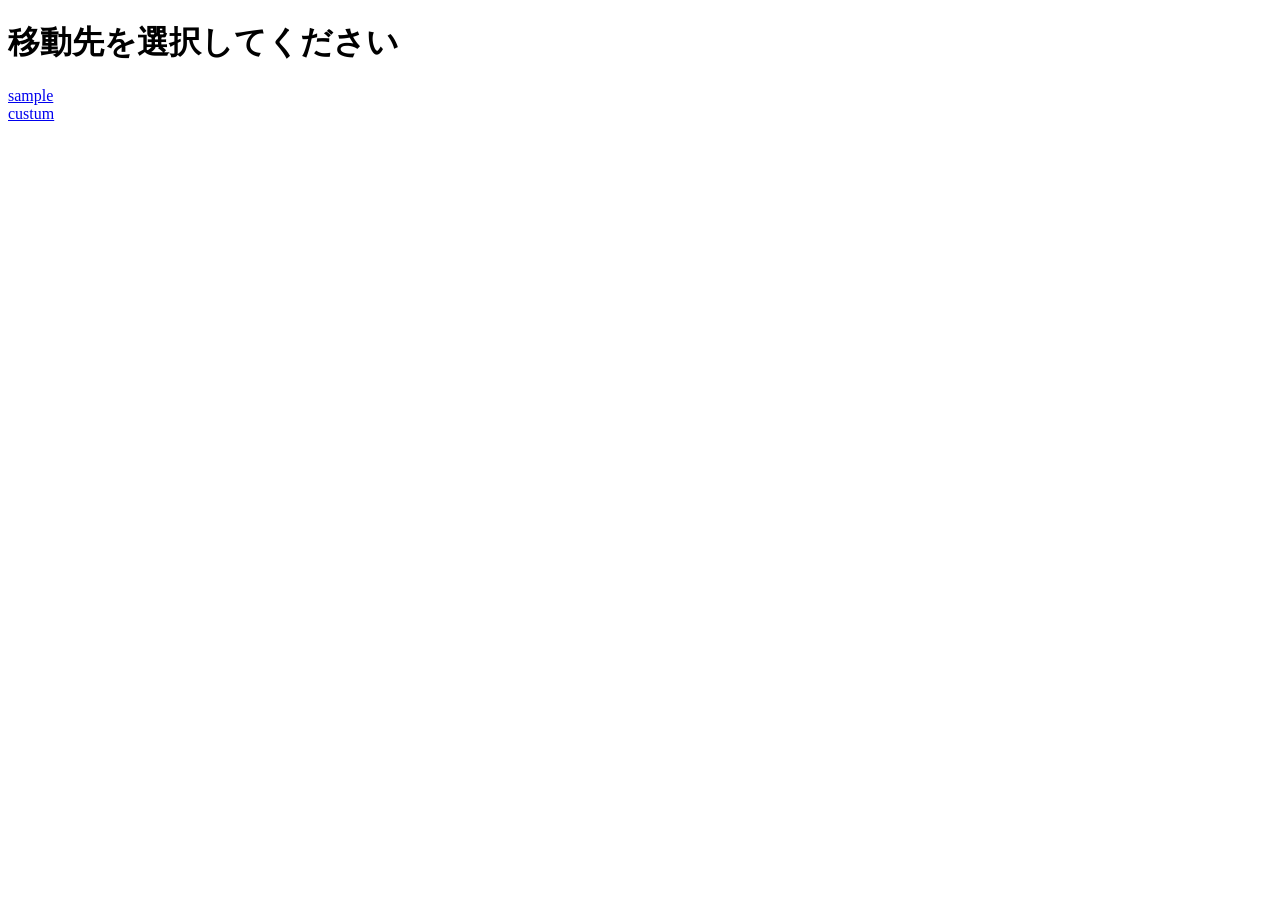
<file: index.html>
<!DOCTYPE html>
<html lang="ja">
<head>
  <meta charset="UTF-8">
  <title>選択ページ</title>
</head>
<body>
  <h1>移動先を選択してください</h1>

  <a href="2021127-hc/index.html">sample
  </a><br>
  <a href="custum/index.html">custum</a>
</body>
</html>
</file>
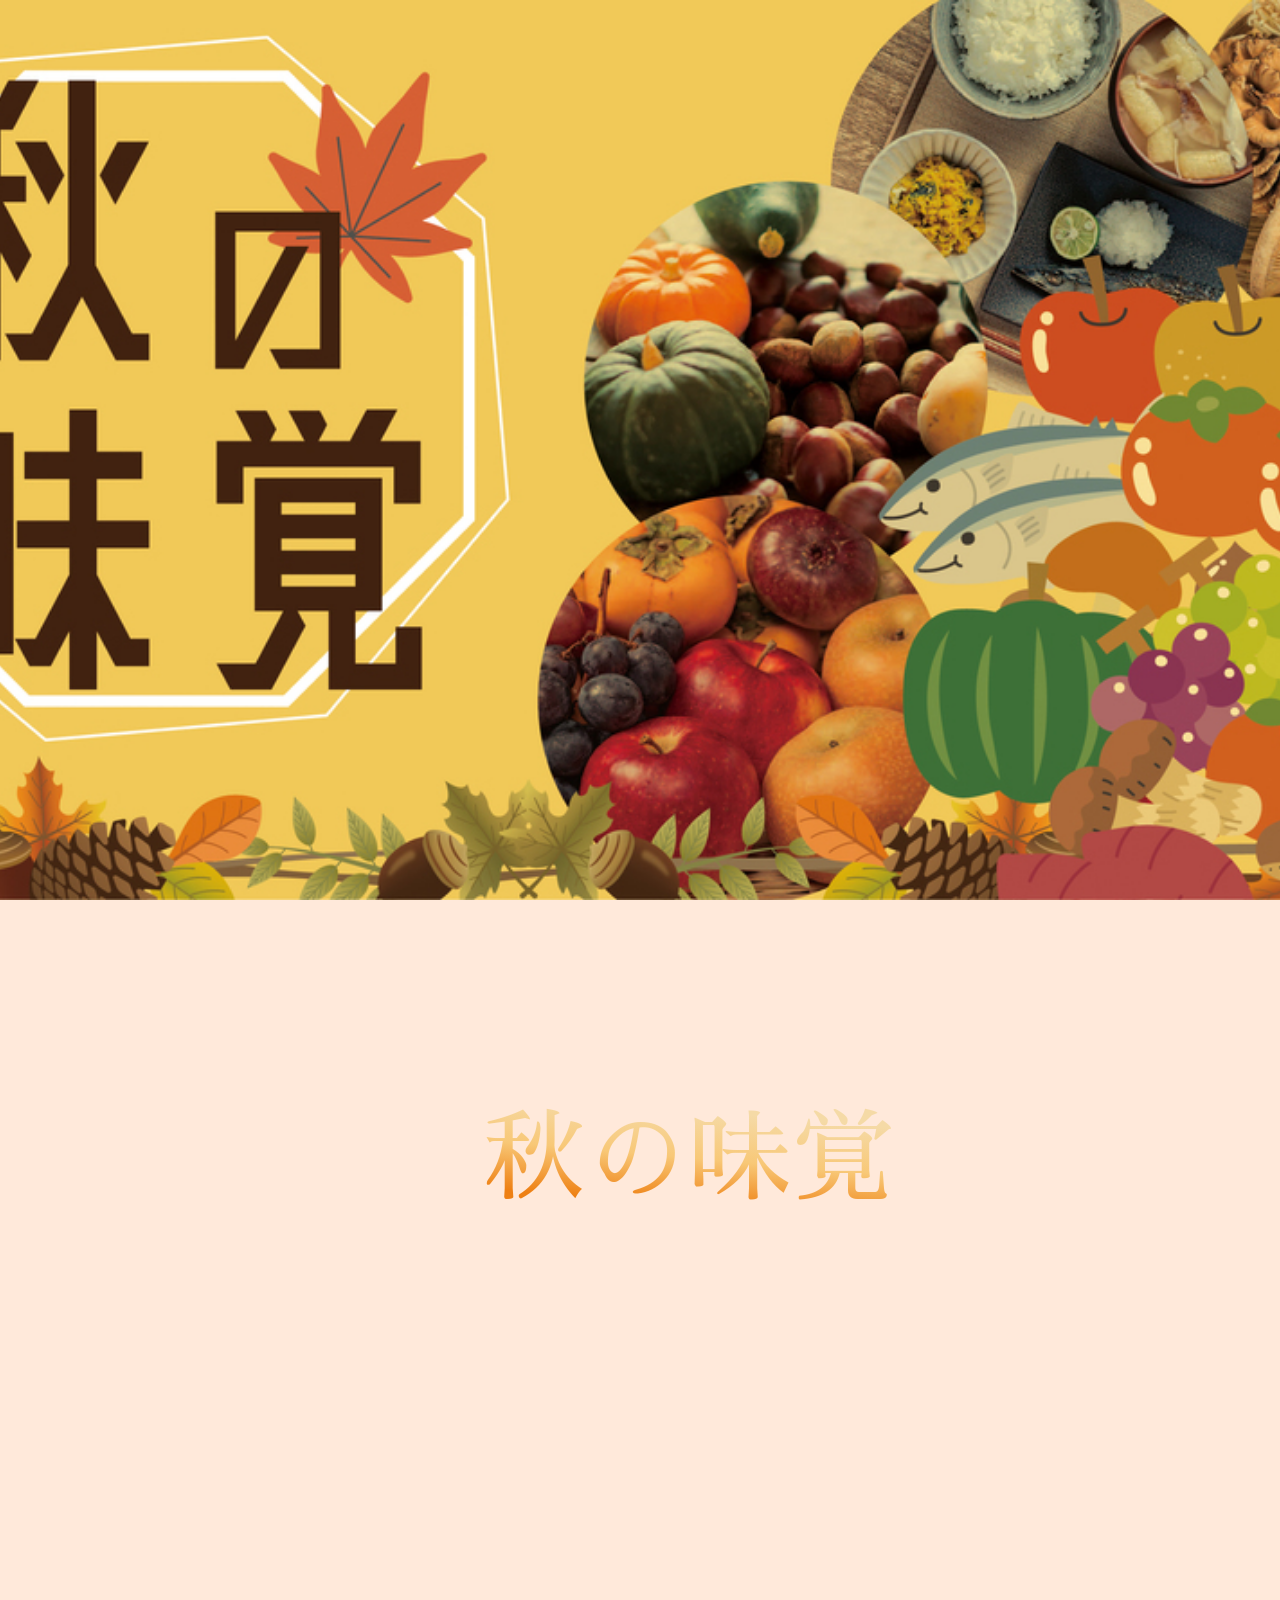
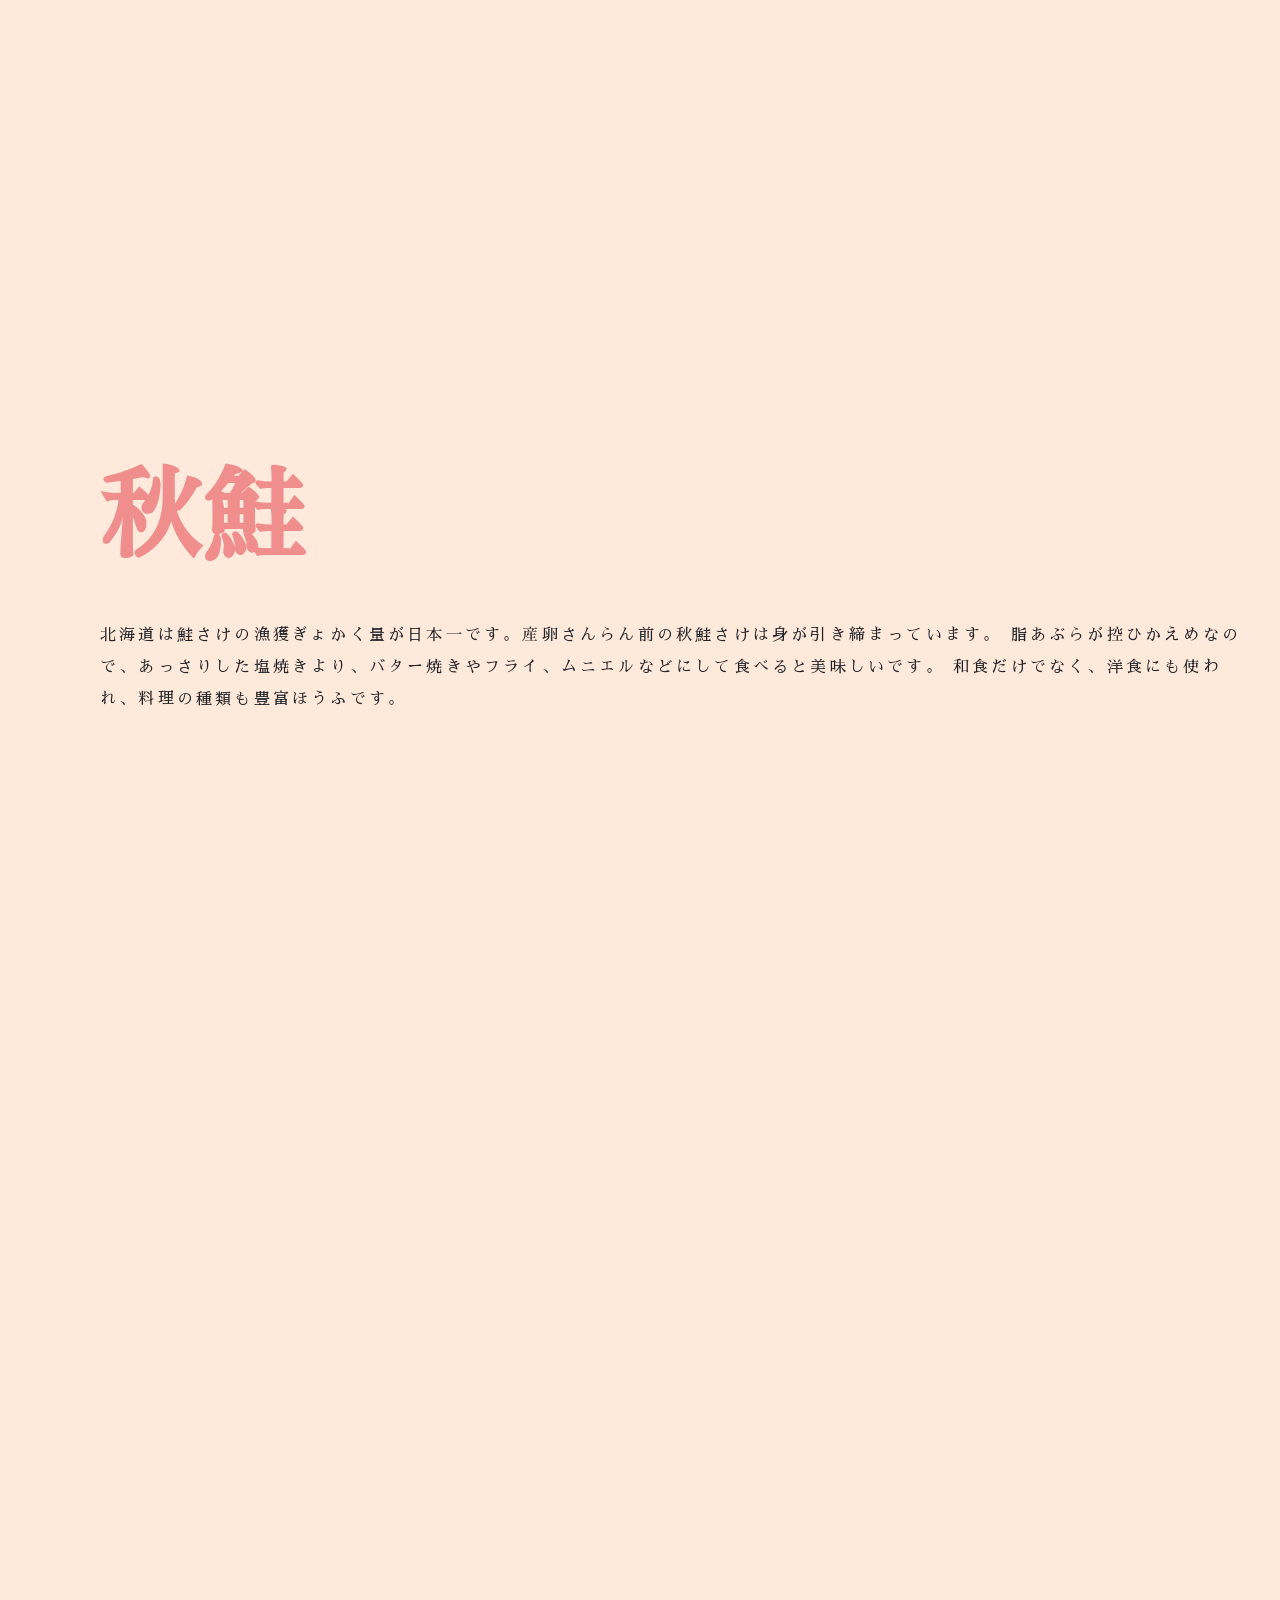
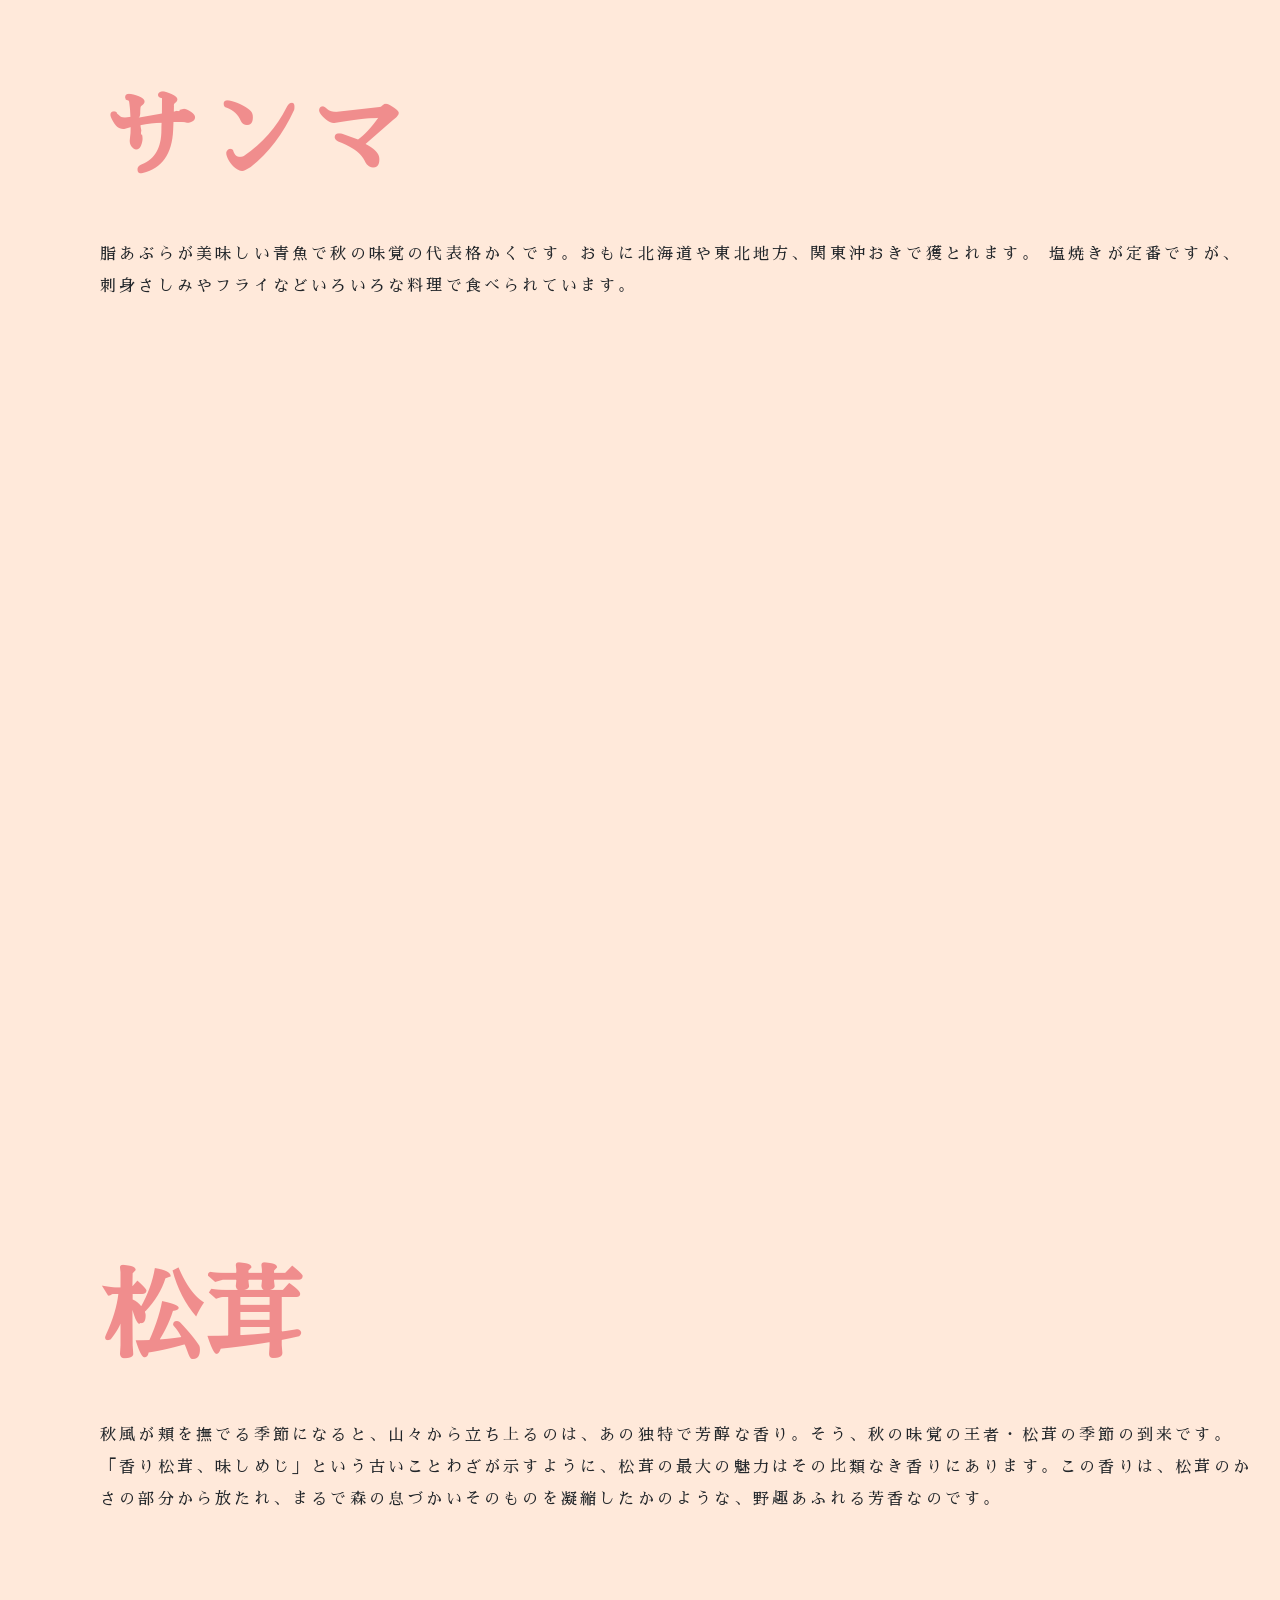
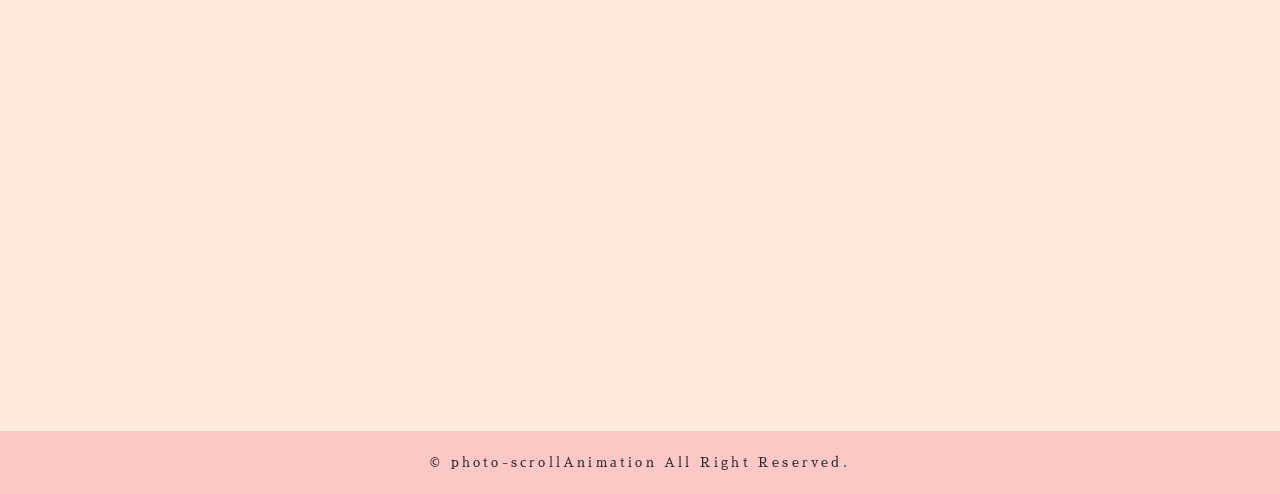
<file: custum/index.html>
<!DOCTYPE html>
<html lang="ja">
<head>
  <meta charset="UTF-8">
  <title>photo-scrollAnimation</title>
  <link rel="preconnect" href="https://fonts.gstatic.com">
<link rel="stylesheet" href="https://fonts.googleapis.com/css2?family=Sawarabi+Mincho&amp;family=Tangerine&amp;display=swap">
   
<link rel="stylesheet" href="https://unpkg.com/aos@2.3.1/dist/aos.css">
<script src="https://unpkg.com/aos@2.3.1/dist/aos.js"></script>
   
  <script src="https://code.jquery.com/jquery-3.5.1.min.js" integrity="sha256-9/aliU8dGd2tb6OSsuzixeV4y/faTqgFtohetphbbj0=" crossorigin="anonymous"></script>
   
	<link rel="stylesheet" href="css/style.css">
</head>

<body>
  <main>
    <section class="bg" id="main-visual">
      <div class="inner">
        

       
         
      </div>
    </section>

    <section class="bg right">
      <div class="inner">
        <p class="profile">
        秋の味覚
        </p>
      </div>

      <img src="images/qykqyyz8nqm.jpeg" alt="" data-aos="fade">
      <div class="inner">
        <h2>秋鮭</h2>
      <p>
 北海道は鮭さけの漁獲ぎょかく量が日本一です。産卵さんらん前の秋鮭さけは身が引き締まっています。
脂あぶらが控ひかえめなので、あっさりした塩焼きより、バター焼きやフライ、ムニエルなどにして食べると美味しいです。
和食だけでなく、洋食にも使われ、料理の種類も豊富ほうふです。
</p>
      </div>
    </section>

    <section class="bg left"><img src="images/706029.webp" alt="" data-aos="fade">
      <div class="inner">
        <h2>サンマ</h2>
       <p>
 脂あぶらが美味しい青魚で秋の味覚の代表格かくです。おもに北海道や東北地方、関東沖おきで獲とれます。
塩焼きが定番ですが、刺身さしみやフライなどいろいろな料理で食べられています。
</p>
      </div>
    </section>

    <section class="bg right"><img src="images/K9210045-1024x767.jpg" alt="" data-aos="fade">
      <div class="inner">
        <h2>松茸</h2>
       <p>
 
秋風が頬を撫でる季節になると、山々から立ち上るのは、あの独特で芳醇な香り。そう、秋の味覚の王者・松茸の季節の到来です。「香り松茸、味しめじ」という古いことわざが示すように、松茸の最大の魅力はその比類なき香りにあります。この香りは、松茸のかさの部分から放たれ、まるで森の息づかいそのものを凝縮したかのような、野趣あふれる芳香なのです。
</p>
      </div>

      <a class="slide-in" href="#リンク - 青空文庫" target="_blank">
        秋の味覚一覧
        <span class="more">こちら</span>
        <img src="images/main.jpg" alt="芥川龍之介">
      </a>
    </section>
  </main>

  <footer>
    <small>&copy; photo-scrollAnimation All Right Reserved.</small>
  </footer>

  
  <script>
    /*** AOS.js ***/
// 【アニメーション】フェードイン
AOS.init({
  offset: 0,      // アニメーションの距離（px）
  duration: 2000,    // 実行秒数（ミリ秒）
  easing: 'ease-in',   // イージング（緩急）
  delay: 400,        // 遅延秒数（ミリ秒）
  once: false,      // 1回だけかどうか
  anchorPlacement: 'bottom-top',  // 発火位置指定
});


/*** jQuery ***/
// 【アニメーション】スライドイン
$(window).on('load', function () {
  var $slideIn = $('.slide-in'),
      slideInOffsetTop = $slideIn.offset().top
      windowH = $(window).height();
  
  $(window).on('scroll', function () {
    // 総スクロール量 > .slide-in - ウィンドウサイズ
    // => .slide-inが表示領域に入ったら.showを追加、領域外では削除
    if ($(this).scrollTop() > slideInOffsetTop - windowH) {
      $slideIn.addClass('show');
    } else {
      $slideIn.removeClass('show');
    }
  });
});
  </script>
</body>
</html>
</file>
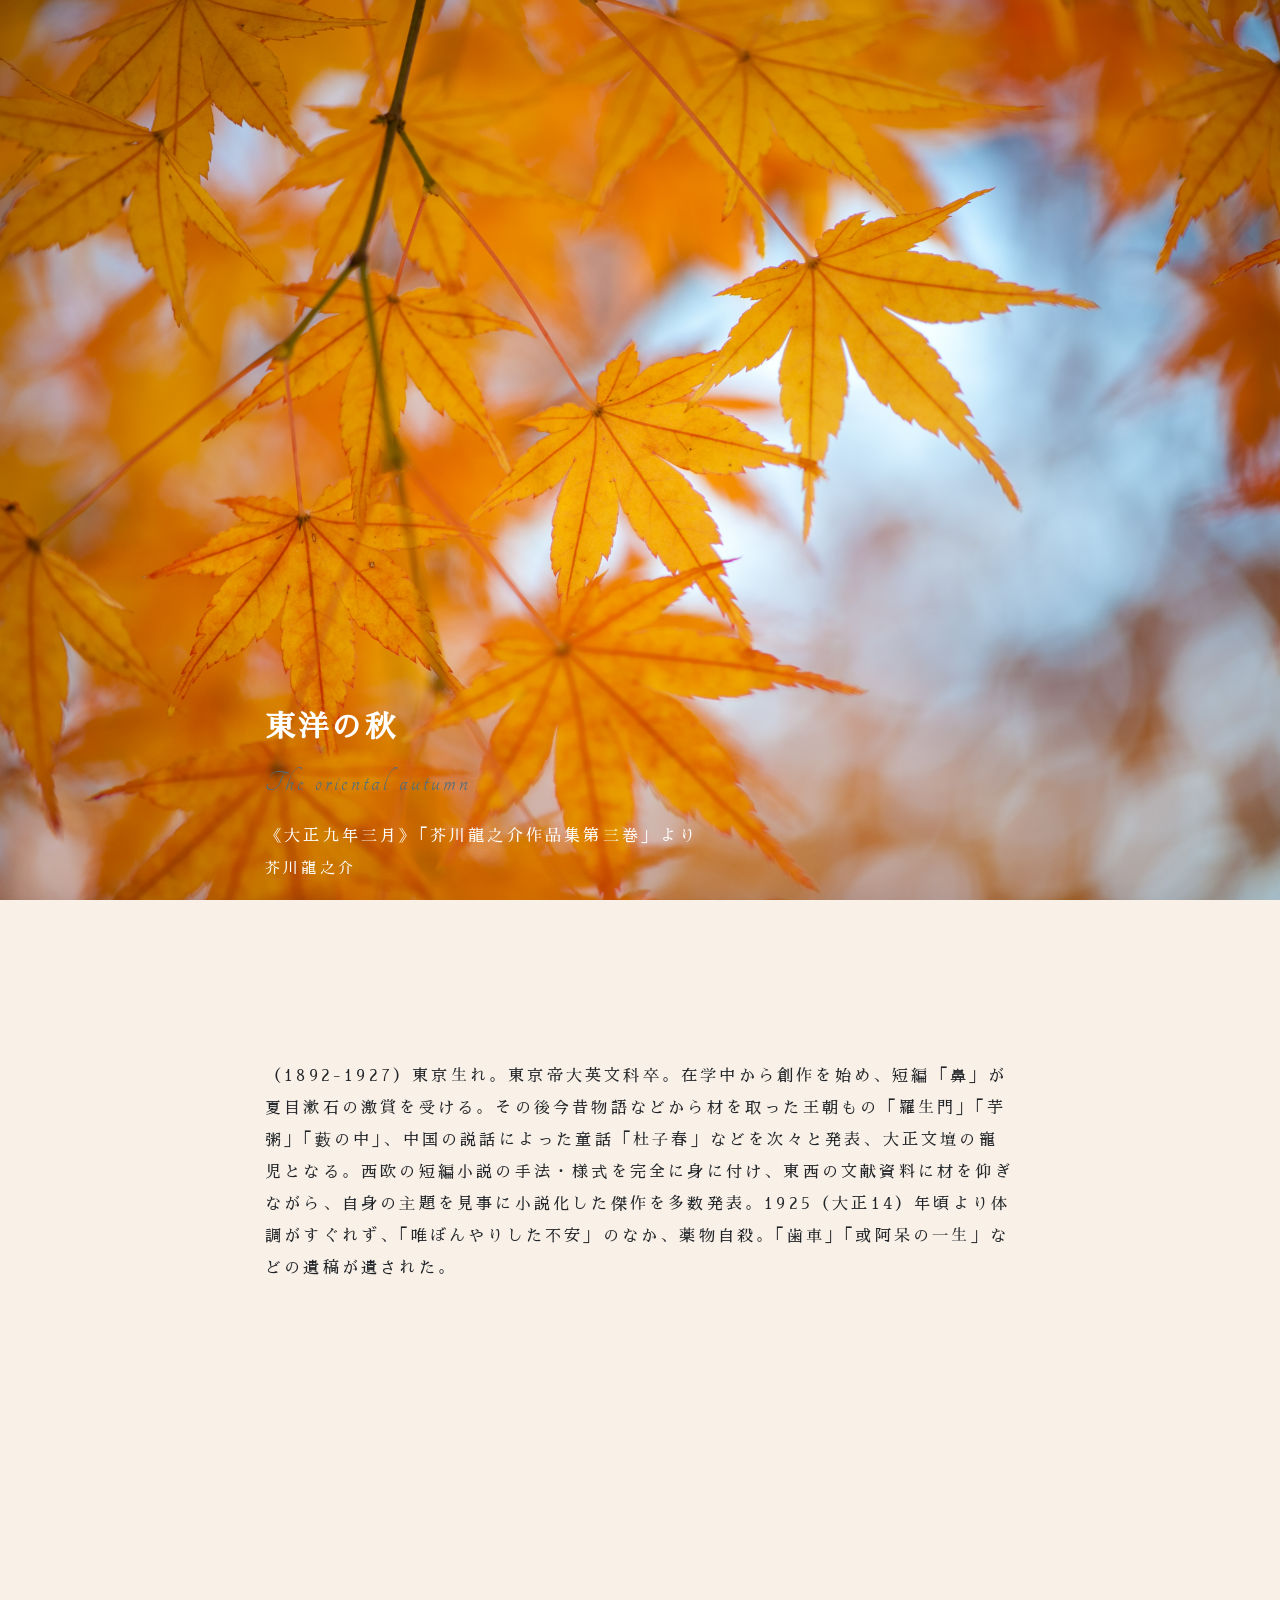
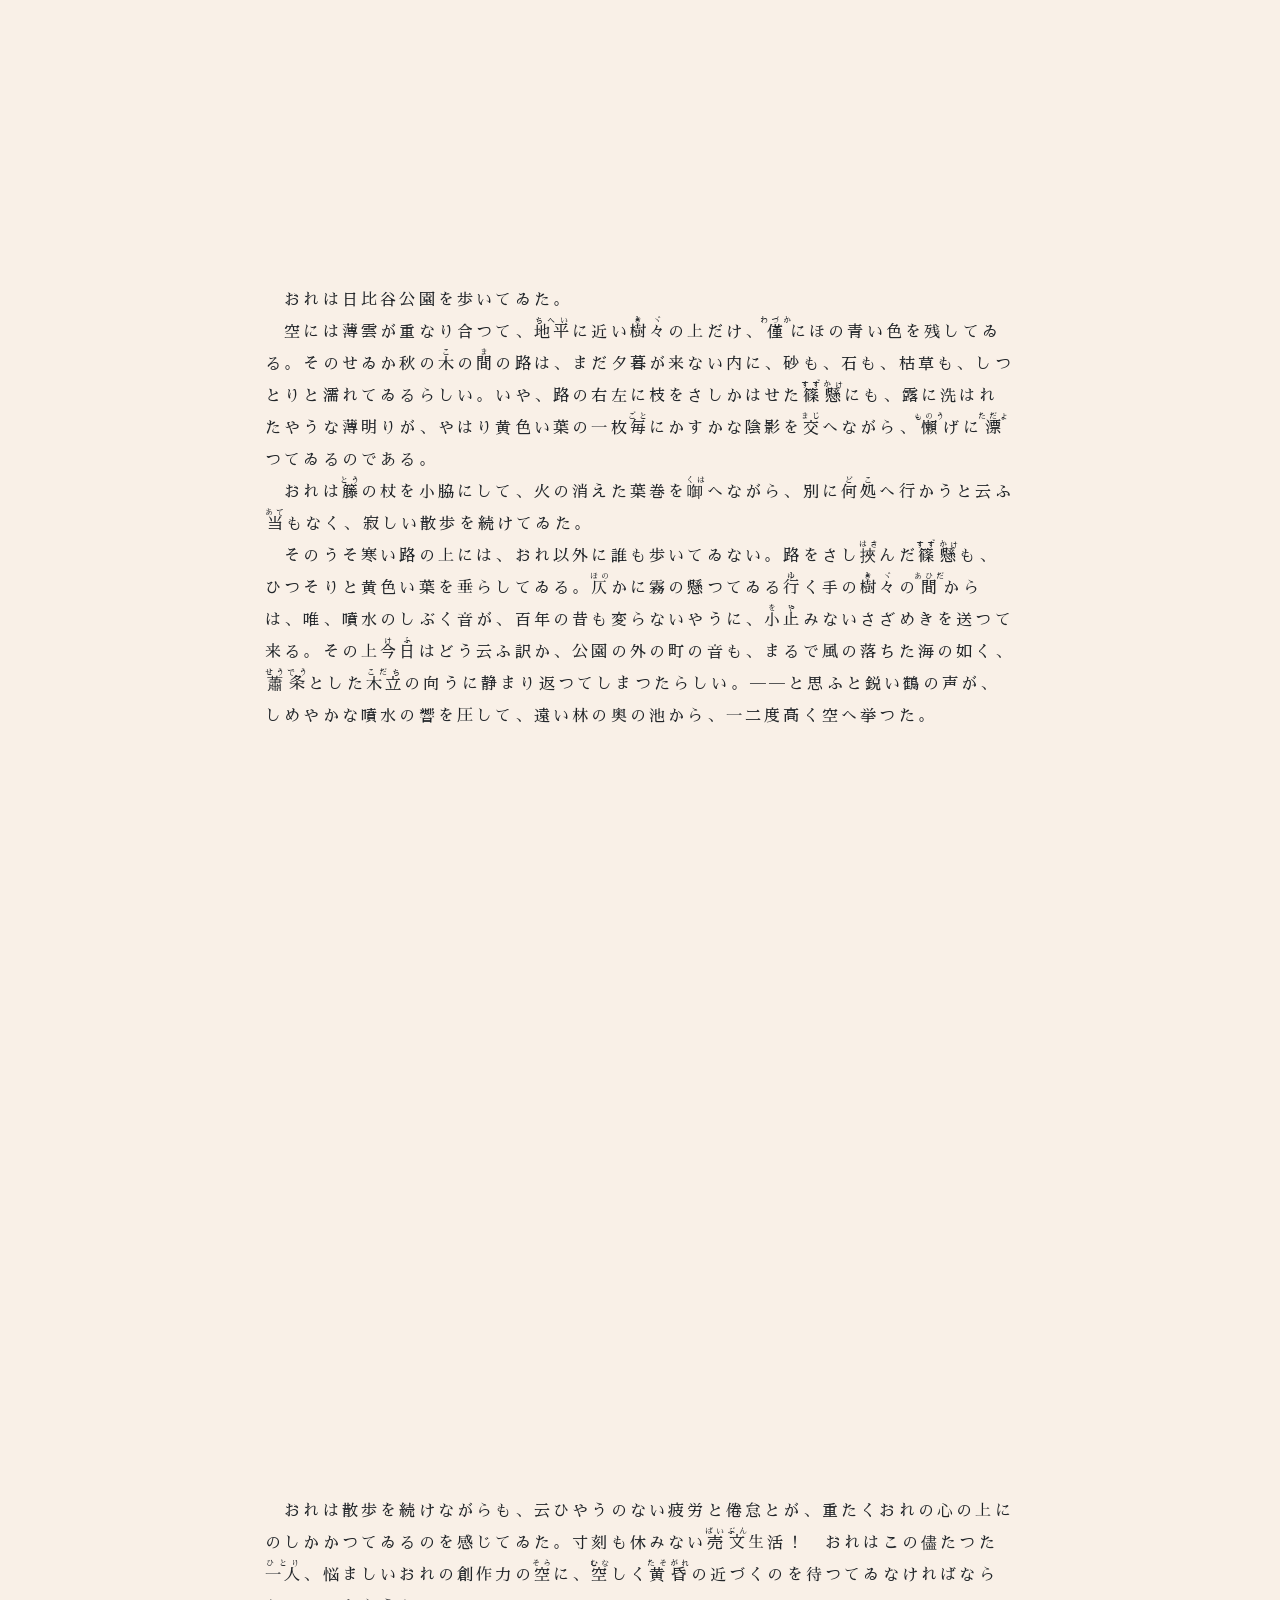
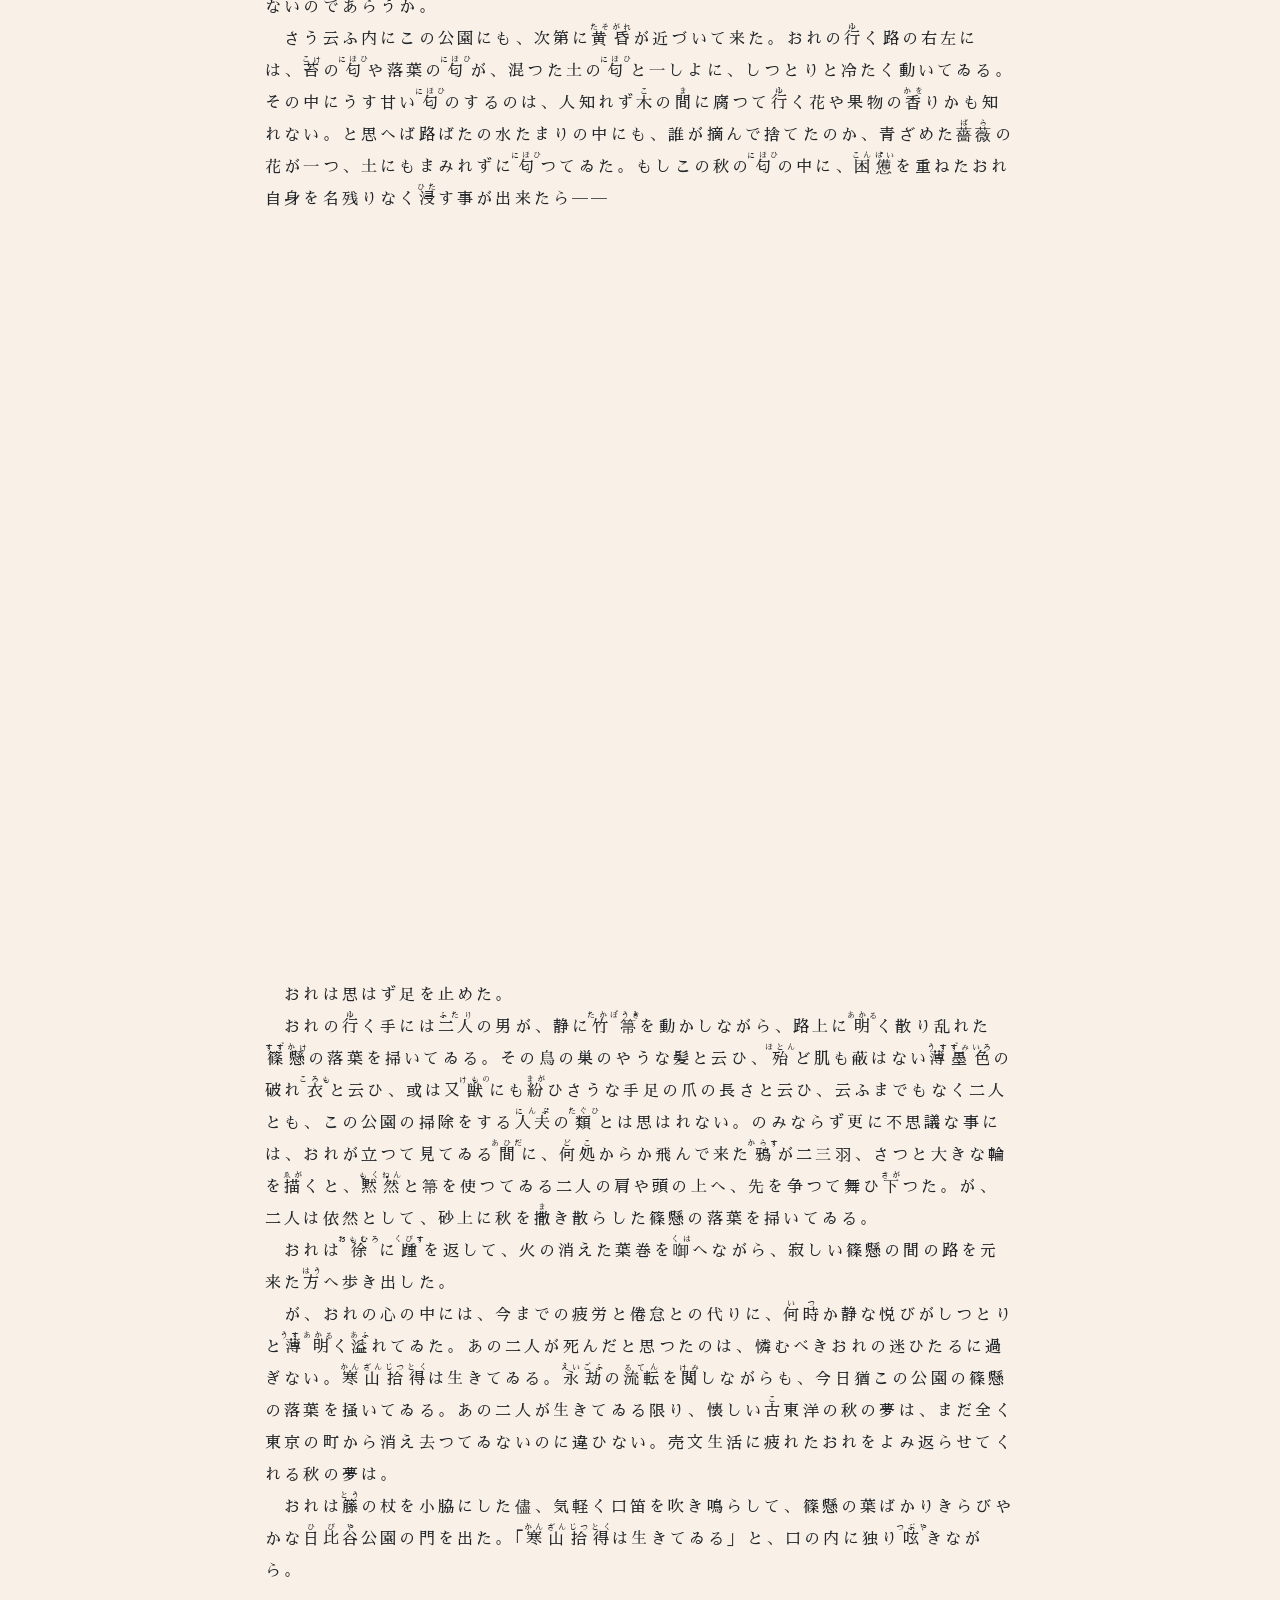
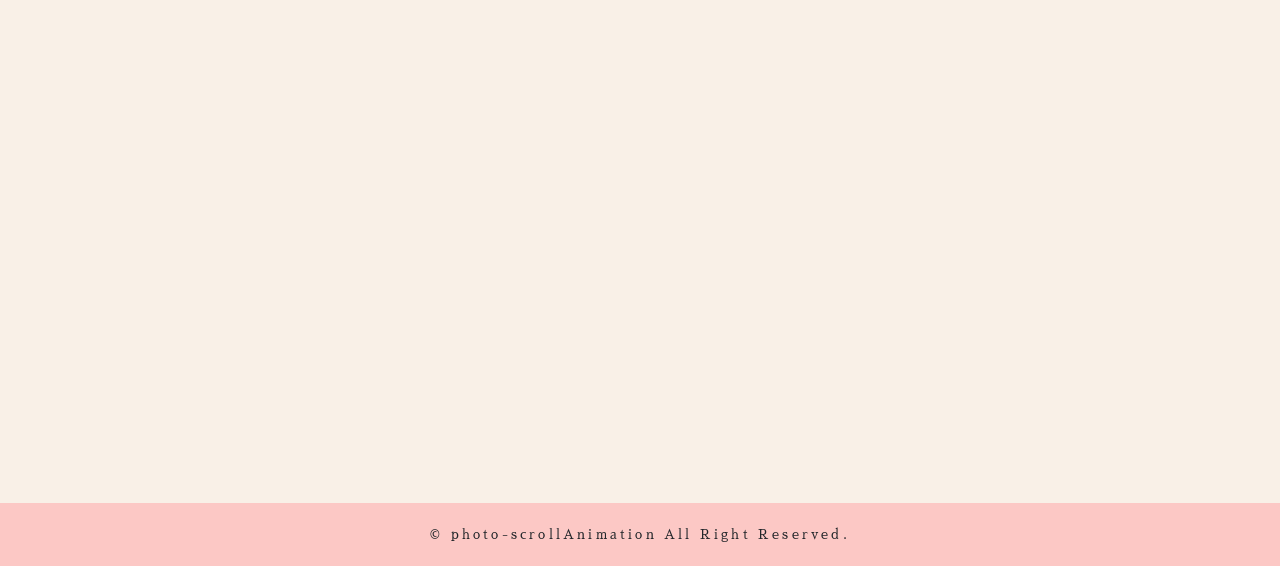
<file: sample/index.html>
<!DOCTYPE html>
<html lang="ja">
<head>
  <meta charset="UTF-8">
  <title>photo-scrollAnimation</title>
  <link rel="preconnect" href="https://fonts.gstatic.com">
<link rel="stylesheet" href="https://fonts.googleapis.com/css2?family=Sawarabi+Mincho&amp;family=Tangerine&amp;display=swap">
   
<link rel="stylesheet" href="https://unpkg.com/aos@2.3.1/dist/aos.css">
<script src="https://unpkg.com/aos@2.3.1/dist/aos.js"></script>
   
  <script src="https://code.jquery.com/jquery-3.5.1.min.js" integrity="sha256-9/aliU8dGd2tb6OSsuzixeV4y/faTqgFtohetphbbj0=" crossorigin="anonymous"></script>
   
	<link rel="stylesheet" href="css/style.css">
</head>

<body>
  <main>
    <section class="bg" id="main-visual">
      <div class="inner">
        <h2>東洋の秋<span>The oriental autumn</span></h2>

        <p>《大正九年三月》「芥川龍之介作品集第三巻」より<br>
          <span class="author">芥川龍之介</span>
        </p>
      </div>
    </section>

    <section class="bg right">
      <div class="inner">
        <p class="profile">
          （1892-1927）東京生れ。東京帝大英文科卒。在学中から創作を始め、短編「鼻」が夏目漱石の激賞を受ける。その後今昔物語などから材を取った王朝もの「羅生門」「芋粥」「藪の中」、中国の説話によった童話「杜子春」などを次々と発表、大正文壇の寵児となる。西欧の短編小説の手法・様式を完全に身に付け、東西の文献資料に材を仰ぎながら、自身の主題を見事に小説化した傑作を多数発表。1925（大正14）年頃より体調がすぐれず、「唯ぼんやりした不安」のなか、薬物自殺。「歯車」「或阿呆の一生」などの遺稿が遺された。
        </p>
      </div>

      <img src="images/img_01.jpg" alt="" data-aos="fade">
      <div class="inner">
      <p>
  　おれは日比谷公園を歩いてゐた。<br>
  　空には薄雲が重なり合つて、<ruby>地平<rt>ちへい</rt></ruby>に近い<ruby>樹々<rt>きヾ</rt></ruby>の上だけ、<ruby>僅<rt>わづか</rt></ruby>にほの青い色を残してゐる。そのせゐか秋の<ruby>木<rt>こ</rt></ruby>の<ruby>間<rt>ま</rt></ruby>の路は、まだ夕暮が来ない内に、砂も、石も、枯草も、しつとりと濡れてゐるらしい。いや、路の右左に枝をさしかはせた<ruby>篠懸<rt>すずかけ</rt></ruby>にも、露に洗はれたやうな薄明りが、やはり黄色い葉の一枚<ruby>毎<rt>ごと</rt></ruby>にかすかな陰影を<ruby>交<rt>まじ</rt></ruby>へながら、<ruby>懶<rt>ものう</rt></ruby>げに<ruby>漂<rt>ただよ</rt></ruby>つてゐるのである。<br>
  　おれは<ruby>籐<rt>とう</rt></ruby>の杖を小脇にして、火の消えた葉巻を<ruby>啣<rt>くは</rt></ruby>へながら、別に<ruby>何処<rt>どこ</rt></ruby>へ行かうと云ふ<ruby>当<rt>あて</rt></ruby>もなく、寂しい散歩を続けてゐた。<br>
  　そのうそ寒い路の上には、おれ以外に誰も歩いてゐない。路をさし<ruby>挾<rt>はさ</rt></ruby>んだ<ruby>篠懸<rt>すずかけ</rt></ruby>も、ひつそりと黄色い葉を垂らしてゐる。<ruby>仄<rt>ほの</rt></ruby>かに霧の懸つてゐる<ruby>行<rt>ゆ</rt></ruby>く手の<ruby>樹々<rt>きヾ</rt></ruby>の<ruby>間<rt>あひだ</rt></ruby>からは、唯、噴水のしぶく音が、百年の昔も変らないやうに、<ruby>小止<rt>をや</rt></ruby>みないさざめきを送つて来る。その上<ruby>今日<rt>けふ</rt></ruby>はどう云ふ訳か、公園の外の町の音も、まるで風の落ちた海の如く、<ruby>蕭条<rt>せうでう</rt></ruby>とした<ruby>木立<rt>こだち</rt></ruby>の向うに静まり返つてしまつたらしい。――と思ふと鋭い鶴の声が、しめやかな噴水の響を圧して、遠い林の奥の池から、一二度高く空へ挙つた。
</p>
      </div>
    </section>

    <section class="bg left"><img src="images/img_02.jpg" alt="" data-aos="fade">
      <div class="inner">
       <p>
  　おれは散歩を続けながらも、云ひやうのない疲労と倦怠とが、重たくおれの心の上にのしかかつてゐるのを感じてゐた。寸刻も休みない<ruby>売文<rt>ばいぶん</rt></ruby>生活！　おれはこの儘たつた<ruby>一人<rt>ひとり</rt></ruby>、悩ましいおれの創作力の<ruby>空<rt>そら</rt></ruby>に、<ruby>空<rt>むな</rt></ruby>しく<ruby>黄昏<rt>たそがれ</rt></ruby>の近づくのを待つてゐなければならないのであらうか。<br>
  　さう云ふ内にこの公園にも、次第に<ruby>黄昏<rt>たそがれ</rt></ruby>が近づいて来た。おれの<ruby>行<rt>ゆ</rt></ruby>く路の右左には、<ruby>苔<rt>こけ</rt></ruby>の<ruby>匂<rt>にほひ</rt></ruby>や落葉の<ruby>匂<rt>にほひ</rt></ruby>が、混つた土の<ruby>匂<rt>にほひ</rt></ruby>と一しよに、しつとりと冷たく動いてゐる。その中にうす甘い<ruby>匂<rt>にほひ</rt></ruby>のするのは、人知れず<ruby>木<rt>こ</rt></ruby>の<ruby>間<rt>ま</rt></ruby>に腐つて<ruby>行<rt>ゆ</rt></ruby>く花や果物の<ruby>香<rt>かを</rt></ruby>りかも知れない。と思へば路ばたの水たまりの中にも、誰が摘んで捨てたのか、青ざめた<ruby>薔薇<rt>ばら</rt></ruby>の花が一つ、土にもまみれずに<ruby>匂<rt>にほひ</rt></ruby>つてゐた。もしこの秋の<ruby>匂<rt>にほひ</rt></ruby>の中に、<ruby>困憊<rt>こんぱい</rt></ruby>を重ねたおれ自身を名残りなく<ruby>浸<rt>ひた</rt></ruby>す事が出来たら――
</p>
      </div>
    </section>

    <section class="bg right"><img src="images/img_03.jpg" alt="" data-aos="fade">
      <div class="inner">
       <p>
  　おれは思はず足を止めた。<br>
  　おれの<ruby>行<rt>ゆ</rt></ruby>く手には<ruby>二人<rt>ふたり</rt></ruby>の男が、静に<ruby>竹箒<rt>たかぼうき</rt></ruby>を動かしながら、路上に<ruby>明<rt>あかる</rt></ruby>く散り乱れた<ruby>篠懸<rt>すずかけ</rt></ruby>の落葉を掃いてゐる。その鳥の巣のやうな髪と云ひ、<ruby>殆<rt>ほとん</rt></ruby>ど肌も蔽はない<ruby>薄墨色<rt>うすずみいろ</rt></ruby>の破れ<ruby>衣<rt>ころも</rt></ruby>と云ひ、或は又<ruby>獣<rt>けもの</rt></ruby>にも<ruby>紛<rt>まが</rt></ruby>ひさうな手足の爪の長さと云ひ、云ふまでもなく二人とも、この公園の掃除をする<ruby>人夫<rt>にんぷ</rt></ruby>の<ruby>類<rt>たぐひ</rt></ruby>とは思はれない。のみならず更に不思議な事には、おれが立つて見てゐる<ruby>間<rt>あひだ</rt></ruby>に、<ruby>何処<rt>どこ</rt></ruby>からか飛んで来た<ruby>鴉<rt>からす</rt></ruby>が二三羽、さつと大きな輪を<ruby>描<rt>ゑが</rt></ruby>くと、<ruby>黙然<rt>もくねん</rt></ruby>と箒を使つてゐる二人の肩や頭の上へ、先を争つて舞ひ<ruby>下<rt>さが</rt></ruby>つた。が、二人は依然として、砂上に秋を<ruby>撒<rt>ま</rt></ruby>き散らした篠懸の落葉を掃いてゐる。<br>
  　おれは<ruby>徐<rt>おもむろ</rt></ruby>に<ruby>踵<rt>くびす</rt></ruby>を返して、火の消えた葉巻を<ruby>啣<rt>くは</rt></ruby>へながら、寂しい篠懸の間の路を元来た<ruby>方<rt>はう</rt></ruby>へ歩き出した。<br>
  　が、おれの心の中には、今までの疲労と倦怠との代りに、<ruby>何時<rt>いつ</rt></ruby>か静な悦びがしつとりと<ruby>薄明<rt>うすあかる</rt></ruby>く<ruby>溢<rt>あふ</rt></ruby>れてゐた。あの二人が死んだと思つたのは、憐むべきおれの迷ひたるに過ぎない。<ruby>寒山拾得<rt>かんざんじつとく</rt></ruby>は生きてゐる。<ruby>永劫<rt>えいごふ</rt></ruby>の<ruby>流転<rt>るてん</rt></ruby>を<ruby>閲<rt>けみ</rt></ruby>しながらも、今日猶この公園の篠懸の落葉を掻いてゐる。あの二人が生きてゐる限り、懐しい<ruby>古<rt>こ</rt></ruby>東洋の秋の夢は、まだ全く東京の町から消え去つてゐないのに違ひない。売文生活に疲れたおれをよみ返らせてくれる秋の夢は。<br>
  　おれは<ruby>籐<rt>とう</rt></ruby>の杖を小脇にした儘、気軽く口笛を吹き鳴らして、篠懸の葉ばかりきらびやかな<ruby>日比谷<rt>ひびや</rt></ruby>公園の門を出た。「<ruby>寒山拾得<rt>かんざんじつとく</rt></ruby>は生きてゐる」と、口の内に独り<ruby>呟<rt>つぶや</rt></ruby>きながら。
</p>
      </div>

      <a class="slide-in" href="#リンク - 青空文庫" target="_blank">
        芥川龍之介 × 青空文庫
        <span class="more">他の作品を読む</span>
        <img src="images/bg_slide-in.png" alt="芥川龍之介">
      </a>
    </section>
  </main>

  <footer>
    <small>&copy; photo-scrollAnimation All Right Reserved.</small>
  </footer>

  
  <script>
    /*** AOS.js ***/
// 【アニメーション】フェードイン
AOS.init({
  offset: 0,      // アニメーションの距離（px）
  duration: 1000,    // 実行秒数（ミリ秒）
  easing: 'ease-in',   // イージング（緩急）
  delay: 400,        // 遅延秒数（ミリ秒）
  once: false,      // 1回だけかどうか
  anchorPlacement: 'bottom-top',  // 発火位置指定
});


/*** jQuery ***/
// 【アニメーション】スライドイン
$(window).on('load', function () {
  var $slideIn = $('.slide-in'),
      slideInOffsetTop = $slideIn.offset().top
      windowH = $(window).height();
  
  $(window).on('scroll', function () {
    // 総スクロール量 > .slide-in - ウィンドウサイズ
    // => .slide-inが表示領域に入ったら.showを追加、領域外では削除
    if ($(this).scrollTop() > slideInOffsetTop - windowH) {
      $slideIn.addClass('show');
    } else {
      $slideIn.removeClass('show');
    }
  });
});
  </script>
</body>
</html>
</file>
<file: custum/css/style.css>
@charset "UTF-8"; /* 文字コード指定 */
@import url(reset.css); /* リセットCSS読込 */

/* ================================
   COMMON 共通設定
================================ */

* {
  box-sizing: border-box; /* パディングと枠を含めて幅計算 */
}

body {
  line-height: 1.8; /* 行間 */
  font-family: 'Sawarabi Mincho', sans-serif; /* フォント設定 */
  font-size: 16px; /* 本文の文字サイズ */
  letter-spacing: .2em; /* 文字間隔 */
  background: #ffe9da; /* 背景色 */
}

a {
  color: inherit; /* 親の文字色を継承 */
}

a:hover {
  color: inherit; /* ホバーしても色を変えない */
  text-decoration: none; /* 下線削除 */
}

img {
 
  max-width: 100%; /* 画像が枠をはみ出ない */
}

/* ================================
   #main-visual
================================ */

#main-visual {
  width: 100%; /* 横幅100% */
  height: 100vh; /* 全画面高さ */
  background: url(../images/main.jpg) center/cover no-repeat; /* 背景画像の設定 */
}

#main-visual .inner {
  margin-bottom:300px;
  margin-left: 360px;


 /* 下余白0 */
  color: #fff; /* 文字色白 */
}
h3{
  font-size: 75px;
  color: #fba874; /* タイトル文字サイズ */
  margin-bottom: 10px;
  text-shadow: 1px 1px #231815;
}
h3 span{
   display: block; /* ブロック化 */
  color: #546e7a; /* 色設定 */
  font-family: 'Tangerine', cursive; /* 装飾フォント */
  font-weight: normal; /* 太さ標準 */
  margin-top: 2px; /* 上余白2px */
}

#main-visual > section {
  margin: 0; /* 余白なし */
}

#main-visual + section .inner {
  margin-top: 0; /* 上余白0 */
}

/* ================================
   section
================================ */

section + section {
  margin-top: 160px; /* 上に160pxの間隔 */
}

.bg {
  display: flex; /* 横並び配置 */
  flex-wrap: wrap; /* 折り返し有効 */
}

.bg img {
  width: calc((750px + (100% - 750px) / 2)); /* 指定幅計算（※px変換対象外） */
  margin-bottom: 80px; /* 下余白80px */
}

/* 左右切替 */

.inner {
  /* 横幅750px */
  margin: auto; /* 中央寄せ */
}
.bg.right img {
  margin-left: 200px; /* 右寄せ */
}

.bg.left img {
  margin-left:200px ; /* 左寄せ */
}

h2 {
  margin-left: 100px;
  font-size: 100px;
  color: #f08d8d; /* タイトル文字サイズ */
  margin-bottom: 10px; /* 下余白10px */
}

h2 span {
  
  display: block; /* ブロック化 */
  color: #546e7a; /* 色設定 */
  font-family: 'Tangerine', cursive; /* 装飾フォント */
  font-weight: normal; /* 太さ標準 */
  margin-top: 2px; /* 上余白2px */
  margin-left: 100px;
}

.author {
  font-size: 15px; /* 著者名の文字サイズ */
}

.profile {
    background: linear-gradient(5deg, #ee8013 30%, #f8c877 50%, #f5daa6 70%);
  -webkit-background-clip: text;
  -webkit-text-fill-color: transparent;


 
  font-size: 100px;
  margin: 0 0 12px; /* 下余白12px */
}

p {
  line-height: 2.0; /* 行間広め */
}

p + p {
  margin-top: 15px; /* 段落間の余白15px */
}
.inner p{
  width: 90%;
  margin-left: 100px;
}
/* ================================
   .slide-in
================================ */

.slide-in {
  width: 100%; /* 横幅100% */
  height: 400px; /* 高さ400px */
  margin-top: 100px; /* 上余白100px */
  background: linear-gradient(90deg, rgb(255, 255, 255) 50%, white 100%); /* グラデ背景 */
  color: #fff; /* 文字色白 */
  transform: translateX(-100%); /* 左側に隠す初期位置 */
  opacity: 0; /* 透明にして非表示 */
  position: relative; /* 相対位置 */
  display: flex; /* 横並び */
  align-items: center; /* 縦中央寄せ */
  font-size: 40px; /* 文字サイズ40px */
  padding-left: 80px; /* 内側左余白80px */
  transition: all .6s; /* アニメーション時間 */
}

.slide-in .more {
  position: absolute; /* 絶対配置 */
  bottom: 50px; /* 下から50px */
  left: 80px; /* 左から80px */
  padding: 10px; /* 内側余白 */
  border: 2px solid #fff; /* 白枠線 */
  font-size: 14px; /* 文字サイズ14px */
  transition: all .6s; /* アニメーション時間 */
}

.slide-in img {
  position: absolute; /* 絶対配置 */
  right: 0; /* 右寄せ */
  margin: auto; /* 自動余白 */
  width: auto; /* 横自動 */
  height: 400px; /* 縦400px */
  mix-blend-mode: darken; /* なじませブレンド */
}

/* 表示時の動き */
.slide-in.show {
  transform: translateX(0); /* 左→0位置へ移動 */
  opacity: 1; /* 不透明に */
}

.slide-in.show:hover {
  opacity: .8; /* ホバーで薄く */
}

.slide-in.show:hover .more {
  background: #fff; /* 背景白 */
  color: #231815; /* 文字色変更 */
}

/* ================================
   footer
================================ */

footer {
  width: 100%; /* 横幅100% */
  background: #fcc8c5; /* 背景色ピンク */
  text-align: center; /* 中央揃え */
  padding: 10px 0; /* 上下余白10px */
}

footer small {
  display: block; /* ブロック化 */
  padding: 10px 0; /* 上下余白10px */
}
</file>
<file: sample/css/style.css>
@charset "UTF-8"; /* 文字コード指定 */
@import url(reset.css); /* リセットCSS読込 */

/* ================================
   COMMON 共通設定
================================ */

* {
  box-sizing: border-box; /* パディングと枠を含めて幅計算 */
}

body {
  line-height: 1.8; /* 行間 */
  font-family: 'Sawarabi Mincho', sans-serif; /* フォント設定 */
  font-size: 16px; /* 本文の文字サイズ */
  letter-spacing: .2em; /* 文字間隔 */
  background: #f9f0e7; /* 背景色 */
}

a {
  color: inherit; /* 親の文字色を継承 */
}

a:hover {
  color: inherit; /* ホバーしても色を変えない */
  text-decoration: none; /* 下線削除 */
}

img {
  max-width: 100%; /* 画像が枠をはみ出ない */
}

/* ================================
   #main-visual
================================ */

#main-visual {
  width: 100%; /* 横幅100% */
  height: 100vh; /* 全画面高さ */
  background: url(../images/autumn.jpg) center/cover no-repeat; /* 背景画像の設定 */
}

#main-visual .inner {
  margin-top: auto; /* 上余白自動 */
  margin-bottom: 0; /* 下余白0 */
  color: #fff; /* 文字色白 */
}

#main-visual > section {
  margin: 0; /* 余白なし */
}

#main-visual + section .inner {
  margin-top: 0; /* 上余白0 */
}

/* ================================
   section
================================ */

section + section {
  margin-top: 160px; /* 上に160pxの間隔 */
}

.bg {
  display: flex; /* 横並び配置 */
  flex-wrap: wrap; /* 折り返し有効 */
}

.bg img {
  width: calc((750px + (100% - 750px) / 2)); /* 指定幅計算（※px変換対象外） */
  margin-bottom: 80px; /* 下余白80px */
}

/* 左右切替 */
.bg.right img {
  margin-left: auto; /* 右寄せ */
}

.bg.left img {
  margin-right: auto; /* 左寄せ */
}

.inner {
  width: 750px; /* 横幅750px */
  margin: auto; /* 中央寄せ */
}

h2 {
  font-size: 30px; /* タイトル文字サイズ */
  margin-bottom: 10px; /* 下余白10px */
}

h2 span {
  display: block; /* ブロック化 */
  color: #546e7a; /* 色設定 */
  font-family: 'Tangerine', cursive; /* 装飾フォント */
  font-weight: normal; /* 太さ標準 */
  margin-top: 2px; /* 上余白2px */
}

.author {
  font-size: 15px; /* 著者名の文字サイズ */
}

.profile {
  margin: 0 0 12px; /* 下余白12px */
}

p {
  line-height: 2.0; /* 行間広め */
}

p + p {
  margin-top: 15px; /* 段落間の余白15px */
}

/* ================================
   .slide-in
================================ */

.slide-in {
  width: 100%; /* 横幅100% */
  height: 400px; /* 高さ400px */
  margin-top: 100px; /* 上余白100px */
  background: linear-gradient(90deg, black 50%, white 100%); /* グラデ背景 */
  color: #fff; /* 文字色白 */
  transform: translateX(-100%); /* 左側に隠す初期位置 */
  opacity: 0; /* 透明にして非表示 */
  position: relative; /* 相対位置 */
  display: flex; /* 横並び */
  align-items: center; /* 縦中央寄せ */
  font-size: 40px; /* 文字サイズ40px */
  padding-left: 80px; /* 内側左余白80px */
  transition: all .6s; /* アニメーション時間 */
}

.slide-in .more {
  position: absolute; /* 絶対配置 */
  bottom: 50px; /* 下から50px */
  left: 80px; /* 左から80px */
  padding: 10px; /* 内側余白 */
  border: 2px solid #fff; /* 白枠線 */
  font-size: 14px; /* 文字サイズ14px */
  transition: all .6s; /* アニメーション時間 */
}

.slide-in img {
  position: absolute; /* 絶対配置 */
  right: 0; /* 右寄せ */
  margin: auto; /* 自動余白 */
  width: auto; /* 横自動 */
  height: 400px; /* 縦400px */
  mix-blend-mode: darken; /* なじませブレンド */
}

/* 表示時の動き */
.slide-in.show {
  transform: translateX(0); /* 左→0位置へ移動 */
  opacity: 1; /* 不透明に */
}

.slide-in.show:hover {
  opacity: .8; /* ホバーで薄く */
}

.slide-in.show:hover .more {
  background: #fff; /* 背景白 */
  color: #231815; /* 文字色変更 */
}

/* ================================
   footer
================================ */

footer {
  width: 100%; /* 横幅100% */
  background: #fcc8c5; /* 背景色ピンク */
  text-align: center; /* 中央揃え */
  padding: 10px 0; /* 上下余白10px */
}

footer small {
  display: block; /* ブロック化 */
  padding: 10px 0; /* 上下余白10px */
}
</file>
